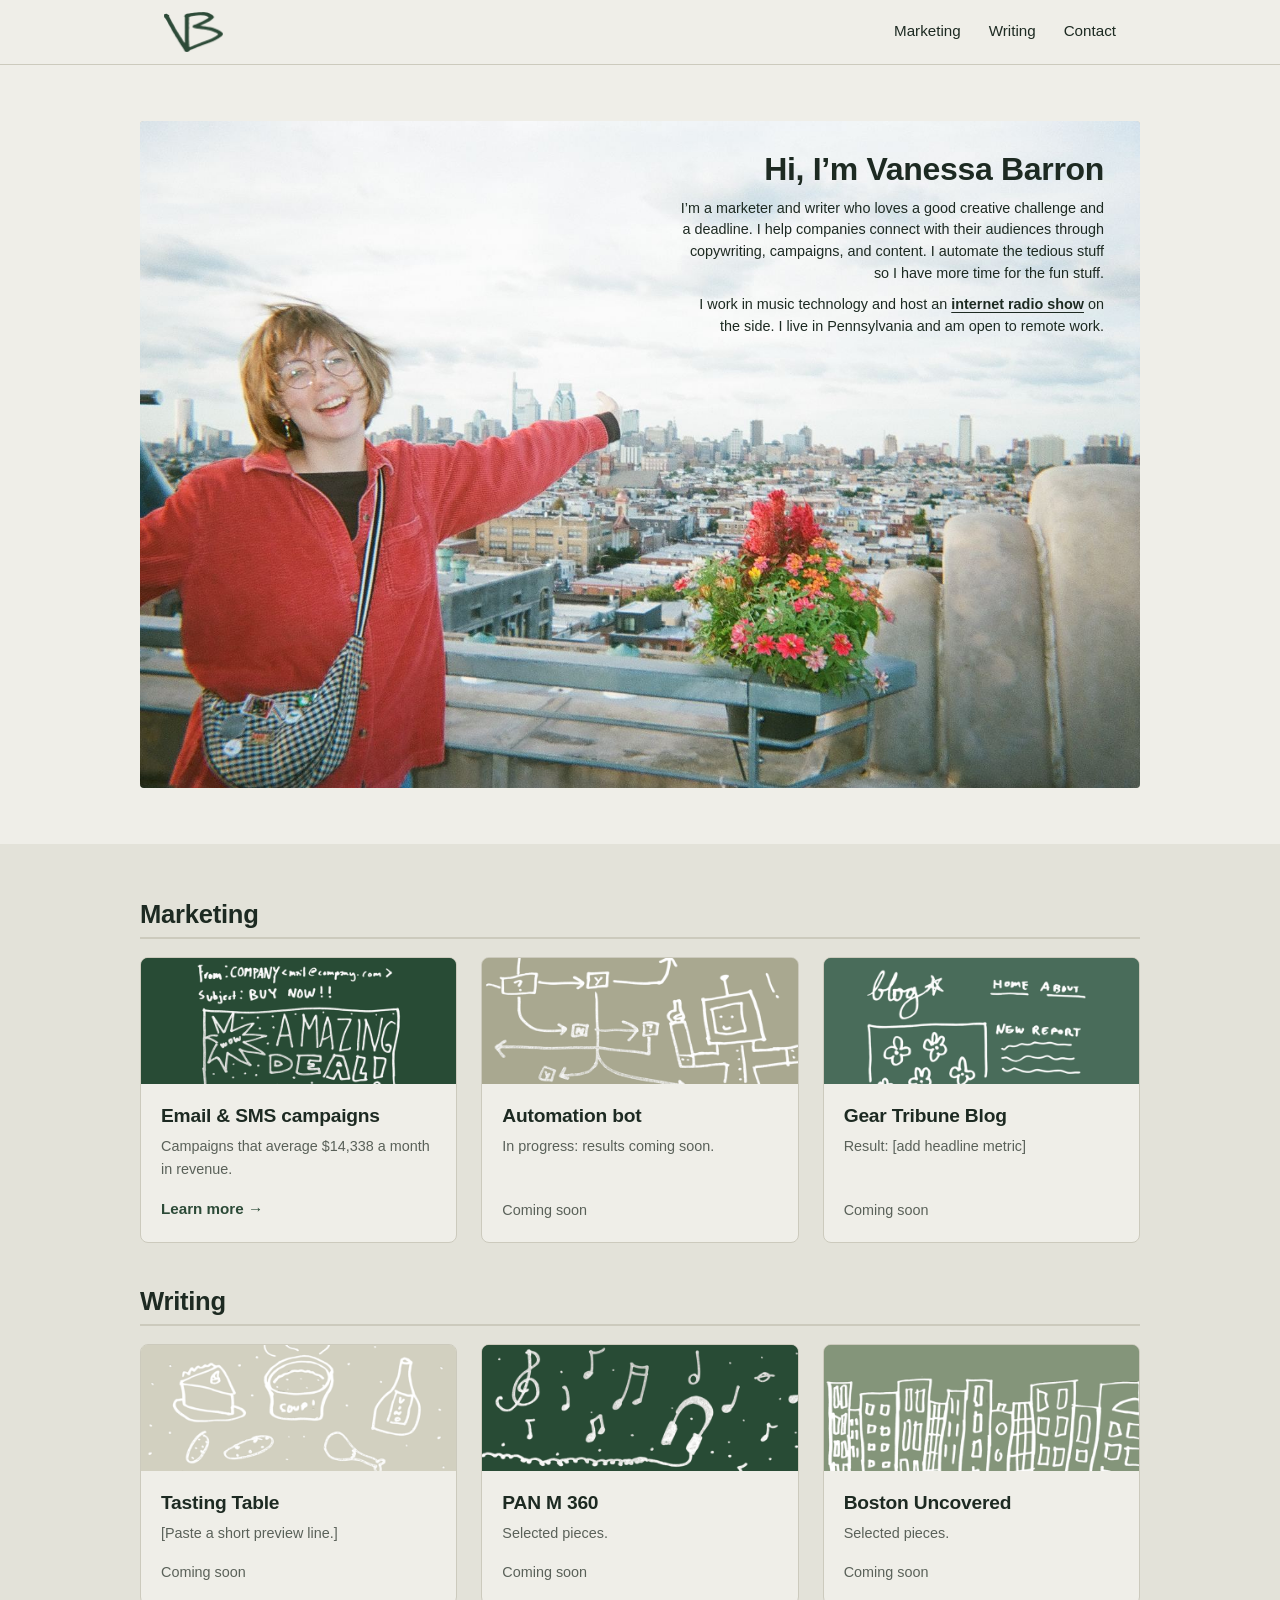
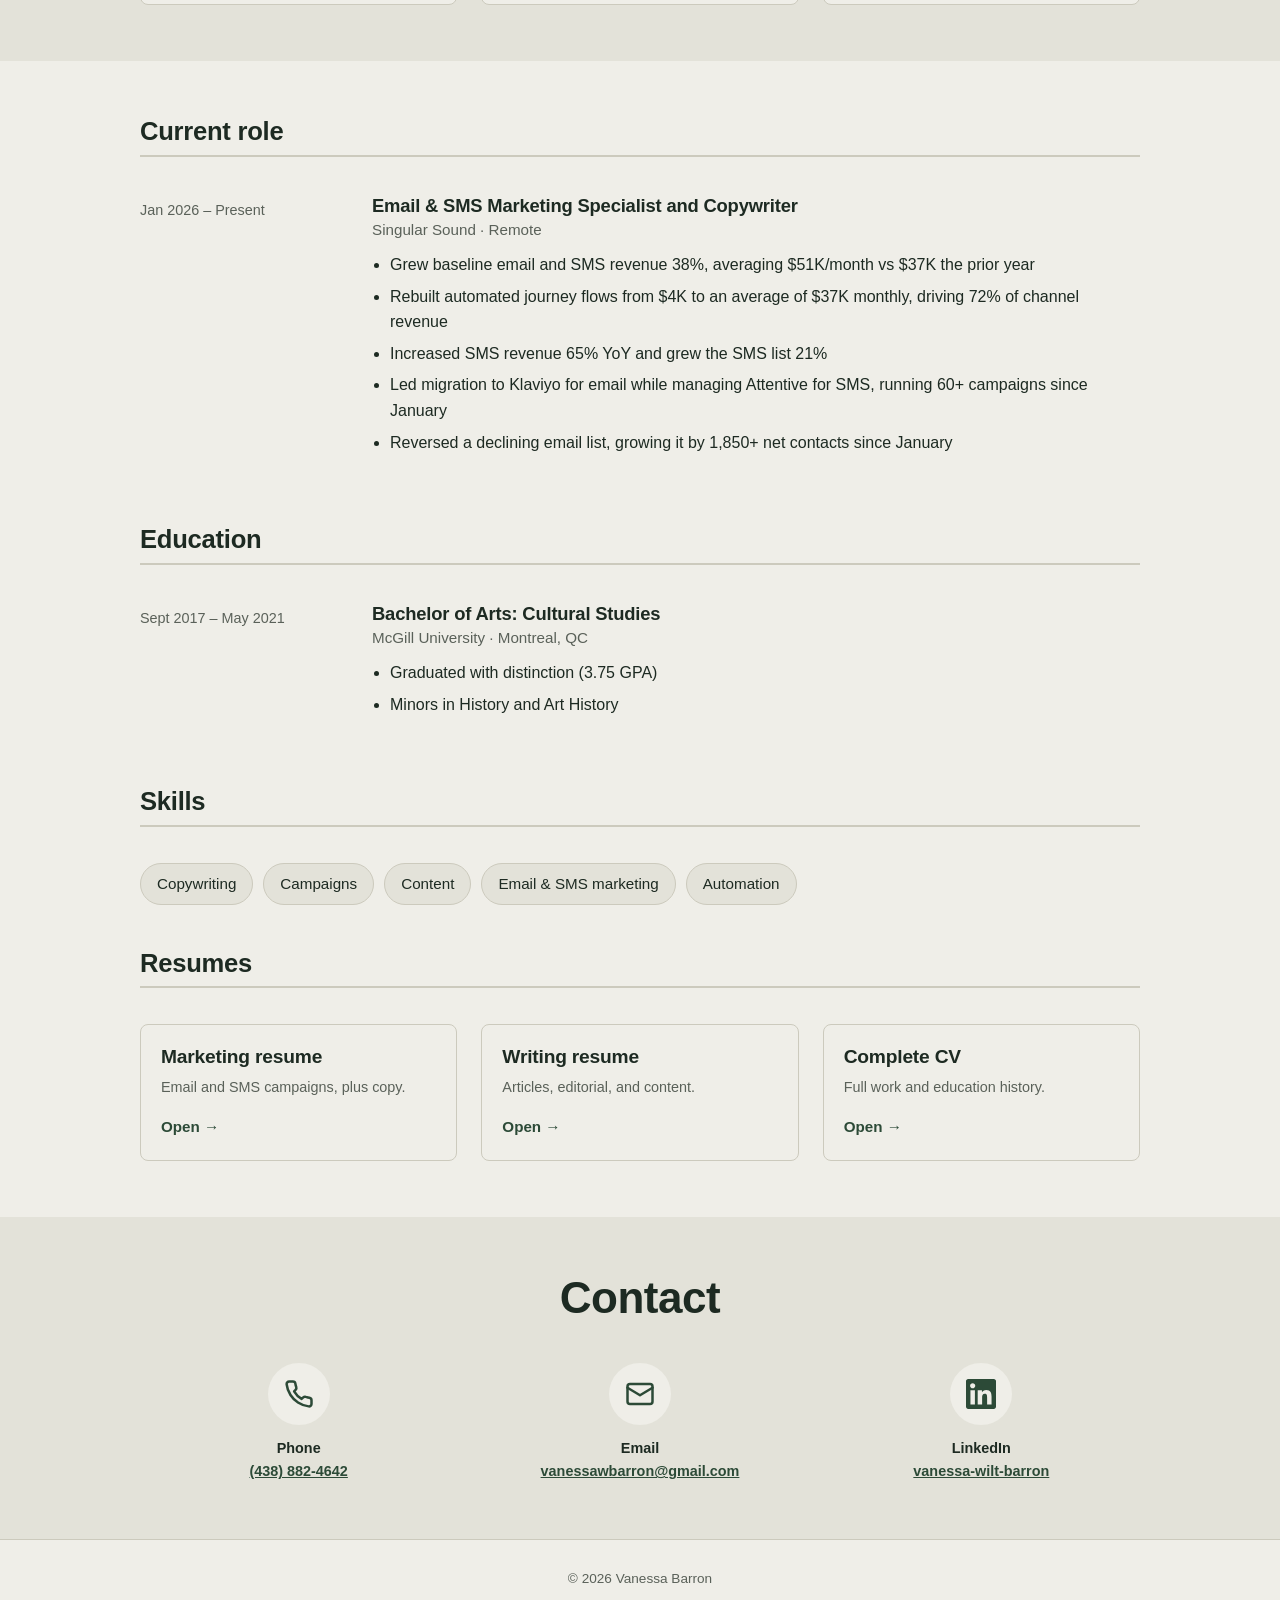
<file: index.html>
<!DOCTYPE html>
<html lang="en">
<head>
<meta charset="utf-8">
<meta name="viewport" content="width=device-width, initial-scale=1">
<title>Vanessa Barron — Email &amp; SMS Marketing Specialist and Copywriter</title>
<meta name="description" content="Vanessa Barron is an email and SMS marketing specialist and copywriter. Portfolio of campaigns, writing, and resume.">
<link rel="canonical" href="https://vanessabarron.fyi/">
<meta name="theme-color" content="#efeee8" media="(prefers-color-scheme: light)">
<meta name="theme-color" content="#171c18" media="(prefers-color-scheme: dark)">

<meta property="og:type" content="website">
<meta property="og:site_name" content="Vanessa Barron">
<meta property="og:title" content="Vanessa Barron — Email &amp; SMS Marketing Specialist and Copywriter">
<meta property="og:description" content="Vanessa Barron is an email and SMS marketing specialist and copywriter. Portfolio of campaigns, writing, and resume.">
<meta property="og:url" content="https://vanessabarron.fyi/">
<meta property="og:image" content="https://vanessabarron.fyi/images/og-image.jpg">
<meta name="twitter:card" content="summary_large_image">

<link rel="icon" href="favicon.ico" sizes="48x48">
<link rel="icon" type="image/png" href="images/favicon-light.png">
<link rel="icon" type="image/png" href="images/favicon-dark.png" media="(prefers-color-scheme: dark)">
<link rel="apple-touch-icon" href="images/apple-touch-icon.png">
<link rel="stylesheet" href="css/styles.css">
<script type="application/ld+json">
{
  "@context": "https://schema.org",
  "@type": "Person",
  "name": "Vanessa Barron",
  "url": "https://vanessabarron.fyi/",
  "jobTitle": "Email & SMS Marketing Specialist and Copywriter",
  "worksFor": { "@type": "Organization", "name": "Singular Sound" },
  "alumniOf": { "@type": "CollegeOrUniversity", "name": "McGill University" },
  "sameAs": ["https://www.linkedin.com/in/vanessa-wilt-barron/"]
}
</script>
</head>
<body>
<a class="skip-link" href="#main">Skip to content</a>

<header class="nav">
  <div class="nav-in">
    <a class="logo" href="/" aria-label="Vanessa Barron, home"></a>
    <nav aria-label="Primary">
      <a href="/#marketing">Marketing</a>
      <a href="/#writing">Writing</a>
      <a href="/#contact">Contact</a>
    </nav>
  </div>
</header>

<main id="main">

  <!-- Hero: photo with intro text over the sky -->
  <section class="section" aria-label="Introduction">
    <div class="wrap">
      <div class="hero">
        <img src="images/hero.jpg" width="1565" height="1037" alt="Vanessa Barron on a rooftop with the city skyline behind her" fetchpriority="high">
        <div class="hero-text">
          <h1>Hi, I’m Vanessa Barron</h1>
          <p>I’m a marketer and writer who loves a good creative challenge and a deadline. I help companies connect with their audiences through copywriting, campaigns, and content. I automate the tedious stuff so I have more time for the fun stuff.</p>
          <!-- TODO: replace the # below with the link to your radio show. -->
          <p>I work in music technology and host an <a href="#">internet radio show</a> on the side. I live in Pennsylvania and am open to remote work.</p>
        </div>
      </div>
    </div>
  </section>

  <!-- Work: project cards. Each card links to its own page. -->
  <section class="section band" aria-label="Work">
    <div class="wrap">
      <div class="group" id="marketing">
        <h2 class="group-title">Marketing</h2>
        <div class="grid">
        <!-- Card pictures are the files images/card-*.png (750 x 300). To swap one, replace the file or change the img src in its .thumb div. -->
        <article class="card">
          <div class="thumb" style="background:#284b35"><img src="images/card-email-sms-campaigns.png" width="750" height="300" alt="" loading="lazy" decoding="async"></div>
          <h3>Email &amp; SMS campaigns</h3>
          <p>Campaigns that average $14,338 a month in revenue.</p>
          <a class="more" href="/email-sms-campaigns" aria-label="Learn more about Email &amp; SMS campaigns">Learn more →</a>
        </article>
        <!-- TODO: add a Learn more link to /automation-bot once that page exists, then remove the "Coming soon" span. -->
        <article class="card">
          <div class="thumb" style="background:#a9a890"><img src="images/card-automation-bot.png" width="750" height="300" alt="" loading="lazy" decoding="async"></div>
          <h3>Automation bot</h3>
          <p>In progress: results coming soon.</p>
          <span class="soon">Coming soon</span>
        </article>
        <!-- TODO: add a Learn more link to /gear-tribune-blog once that page exists. -->
        <article class="card">
          <div class="thumb" style="background:#496c5a"><img src="images/card-gear-tribune-blog.png" width="750" height="300" alt="" loading="lazy" decoding="async"></div>
          <h3>Gear Tribune Blog</h3>
          <p>Result: [add headline metric]</p>
          <span class="soon">Coming soon</span>
        </article>
        </div>
      </div>
      <div class="group" id="writing">
        <h2 class="group-title">Writing</h2>
        <div class="grid">
        <!-- TODO: add a Learn more link to /tasting-table once that page exists. -->
        <article class="card">
          <div class="thumb" style="background:#d2d0c0"><img src="images/card-tasting-table.png" width="750" height="300" alt="" loading="lazy" decoding="async"></div>
          <h3>Tasting Table</h3>
          <p>[Paste a short preview line.]</p>
          <span class="soon">Coming soon</span>
        </article>
        <!-- TODO: add a Learn more link to /pan-m-360 once that page exists. -->
        <article class="card">
          <div class="thumb" style="background:#284b35"><img src="images/card-pan-m-360.png" width="750" height="300" alt="" loading="lazy" decoding="async"></div>
          <h3>PAN M 360</h3>
          <p>Selected pieces.</p>
          <span class="soon">Coming soon</span>
        </article>
        <!-- TODO: add a Learn more link to /boston-uncovered once that page exists. -->
        <article class="card">
          <div class="thumb" style="background:#84957a"><img src="images/card-boston-uncovered.png" width="750" height="300" alt="" loading="lazy" decoding="async"></div>
          <h3>Boston Uncovered</h3>
          <p>Selected pieces.</p>
          <span class="soon">Coming soon</span>
        </article>
        </div>
      </div>
    </div>
  </section>

  <!-- Resume: current role, education, skills, and downloadable resumes -->
  <section class="section" aria-label="Resume">
    <div class="wrap resume">
      <div class="group">
        <h2 class="group-title">Current role</h2>
        <div class="row">
          <div class="when">Jan 2026 – Present</div>
          <div>
            <h3 class="role">Email &amp; SMS Marketing Specialist and Copywriter</h3>
            <p class="org">Singular Sound · Remote</p>
            <ul>
              <li>Grew baseline email and SMS revenue 38%, averaging $51K/month vs $37K the prior year</li>
              <li>Rebuilt automated journey flows from $4K to an average of $37K monthly, driving 72% of channel revenue</li>
              <li>Increased SMS revenue 65% YoY and grew the SMS list 21%</li>
              <li>Led migration to Klaviyo for email while managing Attentive for SMS, running 60+ campaigns since January</li>
              <li>Reversed a declining email list, growing it by 1,850+ net contacts since January</li>
            </ul>
          </div>
        </div>
      </div>
      <div class="group">
        <h2 class="group-title">Education</h2>
        <div class="row">
          <div class="when">Sept 2017 – May 2021</div>
          <div>
            <h3 class="role">Bachelor of Arts: Cultural Studies</h3>
            <p class="org">McGill University · Montreal, QC</p>
            <ul>
              <li>Graduated with distinction (3.75 GPA)</li>
              <li>Minors in History and Art History</li>
            </ul>
          </div>
        </div>
      </div>
      <div class="group">
        <h2 class="group-title">Skills</h2>
        <ul class="chips">
          <li>Copywriting</li>
          <li>Campaigns</li>
          <li>Content</li>
          <li>Email &amp; SMS marketing</li>
          <li>Automation</li>
        </ul>
      </div>
      <div class="group">
        <h2 class="group-title">Resumes</h2>
        <!-- TODO: put your PDFs in the files/ folder with these exact names (or change the links). -->
        <div class="resume-links">
        <article class="card"><h3>Marketing resume</h3><p>Email and SMS campaigns, plus copy.</p><a class="more" href="files/marketing-resume.pdf" target="_blank" rel="noopener" aria-label="Open Marketing resume">Open →</a></article>
        <article class="card"><h3>Writing resume</h3><p>Articles, editorial, and content.</p><a class="more" href="files/writing-resume.pdf" target="_blank" rel="noopener" aria-label="Open Writing resume">Open →</a></article>
        <article class="card"><h3>Complete CV</h3><p>Full work and education history.</p><a class="more" href="files/complete-cv.pdf" target="_blank" rel="noopener" aria-label="Open Complete CV">Open →</a></article>
        </div>
      </div>
    </div>
  </section>

  <!-- Contact -->
  <section class="section band" id="contact" aria-label="Contact">
    <div class="wrap">
      <h2 class="section-title">Contact</h2>
      <div class="contact">
        <div>
          <div class="icon"><svg viewBox="0 0 24 24" fill="none" stroke="currentColor" stroke-width="2" stroke-linecap="round" stroke-linejoin="round" aria-hidden="true"><path d="M22 16.9v3a2 2 0 0 1-2.2 2 19.8 19.8 0 0 1-8.6-3.1 19.5 19.5 0 0 1-6-6A19.8 19.8 0 0 1 2.1 4.2 2 2 0 0 1 4.1 2h3a2 2 0 0 1 2 1.7c.1 1 .4 1.9.7 2.8a2 2 0 0 1-.5 2.1L8.1 9.9a16 16 0 0 0 6 6l1.3-1.2a2 2 0 0 1 2.1-.4c.9.3 1.8.6 2.8.7a2 2 0 0 1 1.7 2z"/></svg></div>
          <p><b>Phone</b><a href="tel:+14388824642">(438) 882-4642</a></p>
        </div>
        <div>
          <div class="icon"><svg viewBox="0 0 24 24" fill="none" stroke="currentColor" stroke-width="2" stroke-linecap="round" stroke-linejoin="round" aria-hidden="true"><rect x="2" y="4" width="20" height="16" rx="2"/><path d="m22 7-10 6L2 7"/></svg></div>
          <p><b>Email</b><a href="mailto:vanessawbarron@gmail.com">vanessawbarron@gmail.com</a></p>
        </div>
        <div>
          <div class="icon"><svg viewBox="0 0 24 24" fill="currentColor" aria-hidden="true"><path d="M20.447 20.452h-3.554v-5.569c0-1.328-.027-3.037-1.852-3.037-1.853 0-2.136 1.445-2.136 2.939v5.667H9.351V9h3.414v1.561h.046c.477-.9 1.637-1.85 3.37-1.85 3.601 0 4.267 2.37 4.267 5.455v6.286zM5.337 7.433c-1.144 0-2.063-.926-2.063-2.065 0-1.138.92-2.063 2.063-2.063 1.14 0 2.064.925 2.064 2.063 0 1.139-.925 2.065-2.064 2.065zm1.782 13.019H3.555V9h3.564v11.452zM22.225 0H1.771C.792 0 0 .774 0 1.729v20.542C0 23.227.792 24 1.771 24h20.451C23.2 24 24 23.227 24 22.271V1.729C24 .774 23.2 0 22.222 0h.003z"/></svg></div>
          <p><b>LinkedIn</b><a href="https://www.linkedin.com/in/vanessa-wilt-barron/" target="_blank" rel="noopener">vanessa-wilt-barron</a></p>
        </div>
      </div>
    </div>
  </section>

</main>

<footer class="site-footer">
  <p>&copy; 2026 Vanessa Barron</p>
</footer>
</body>
</html>
</file>
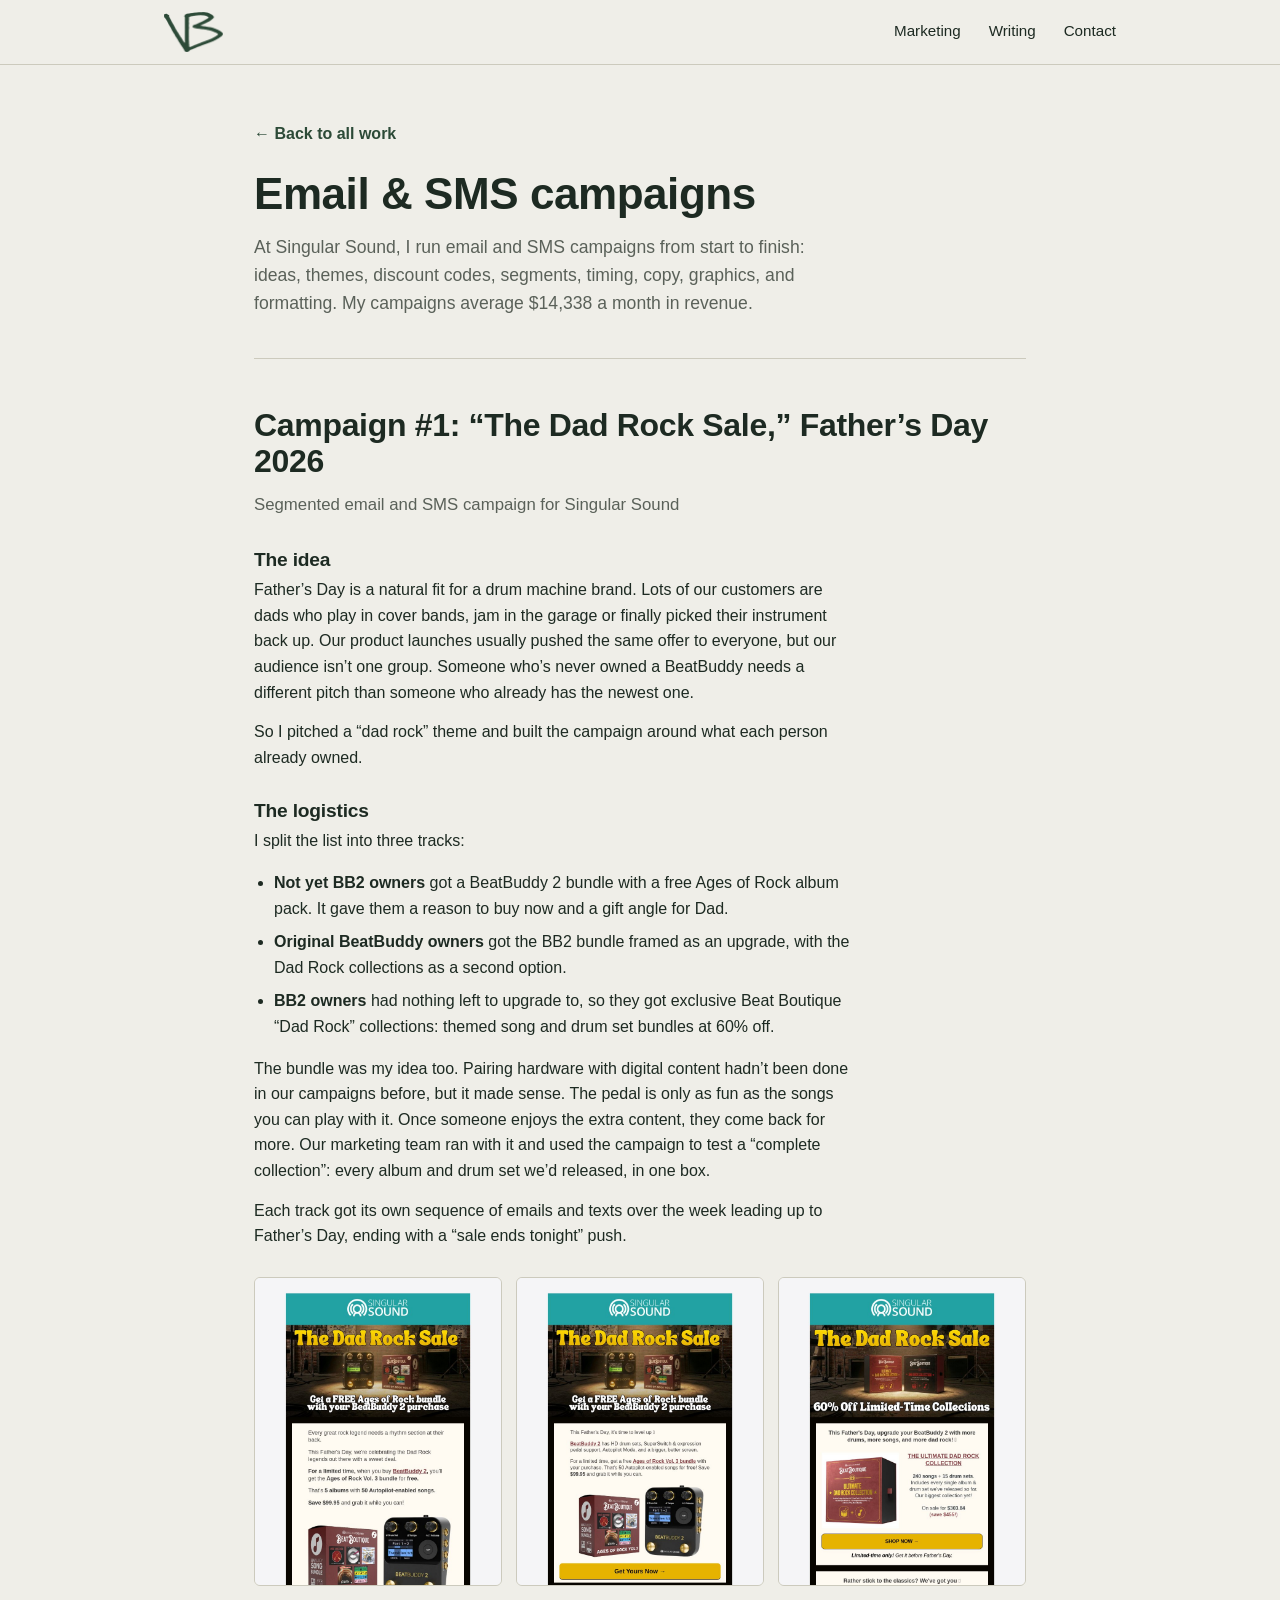
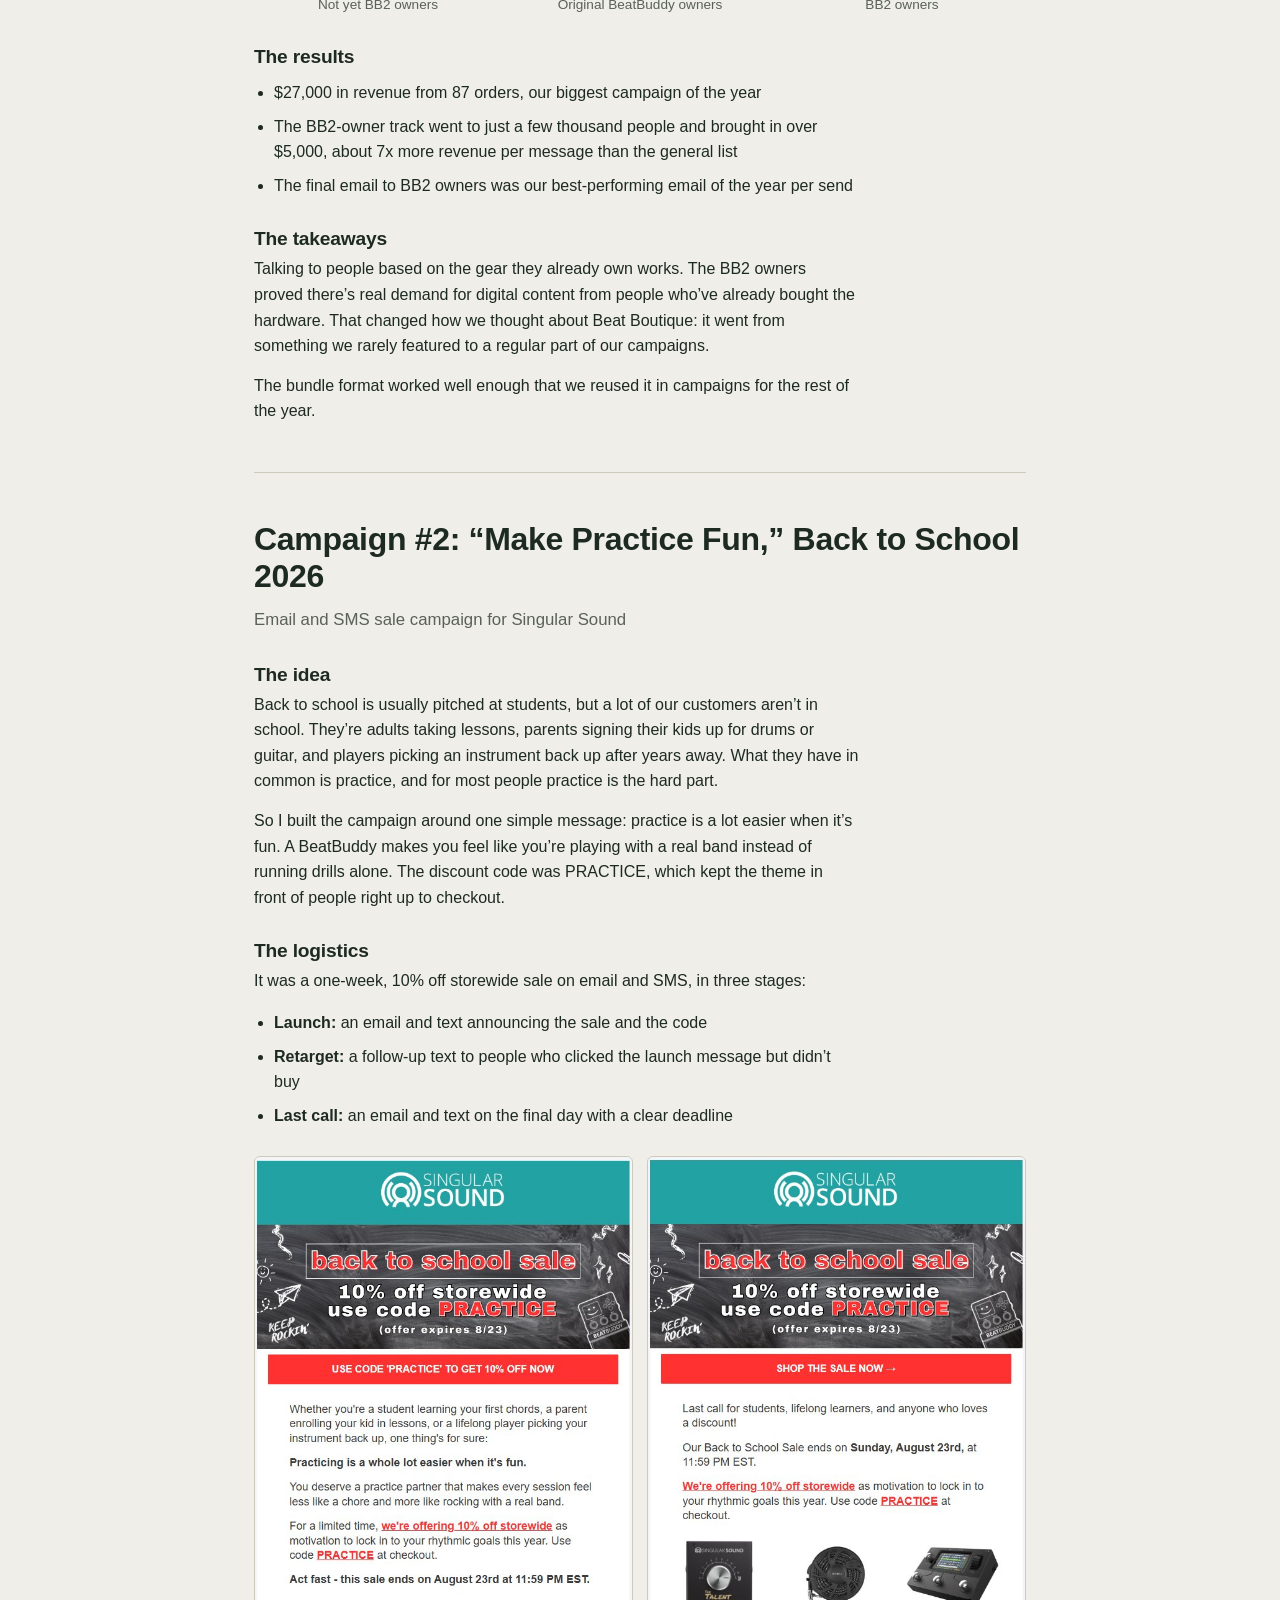
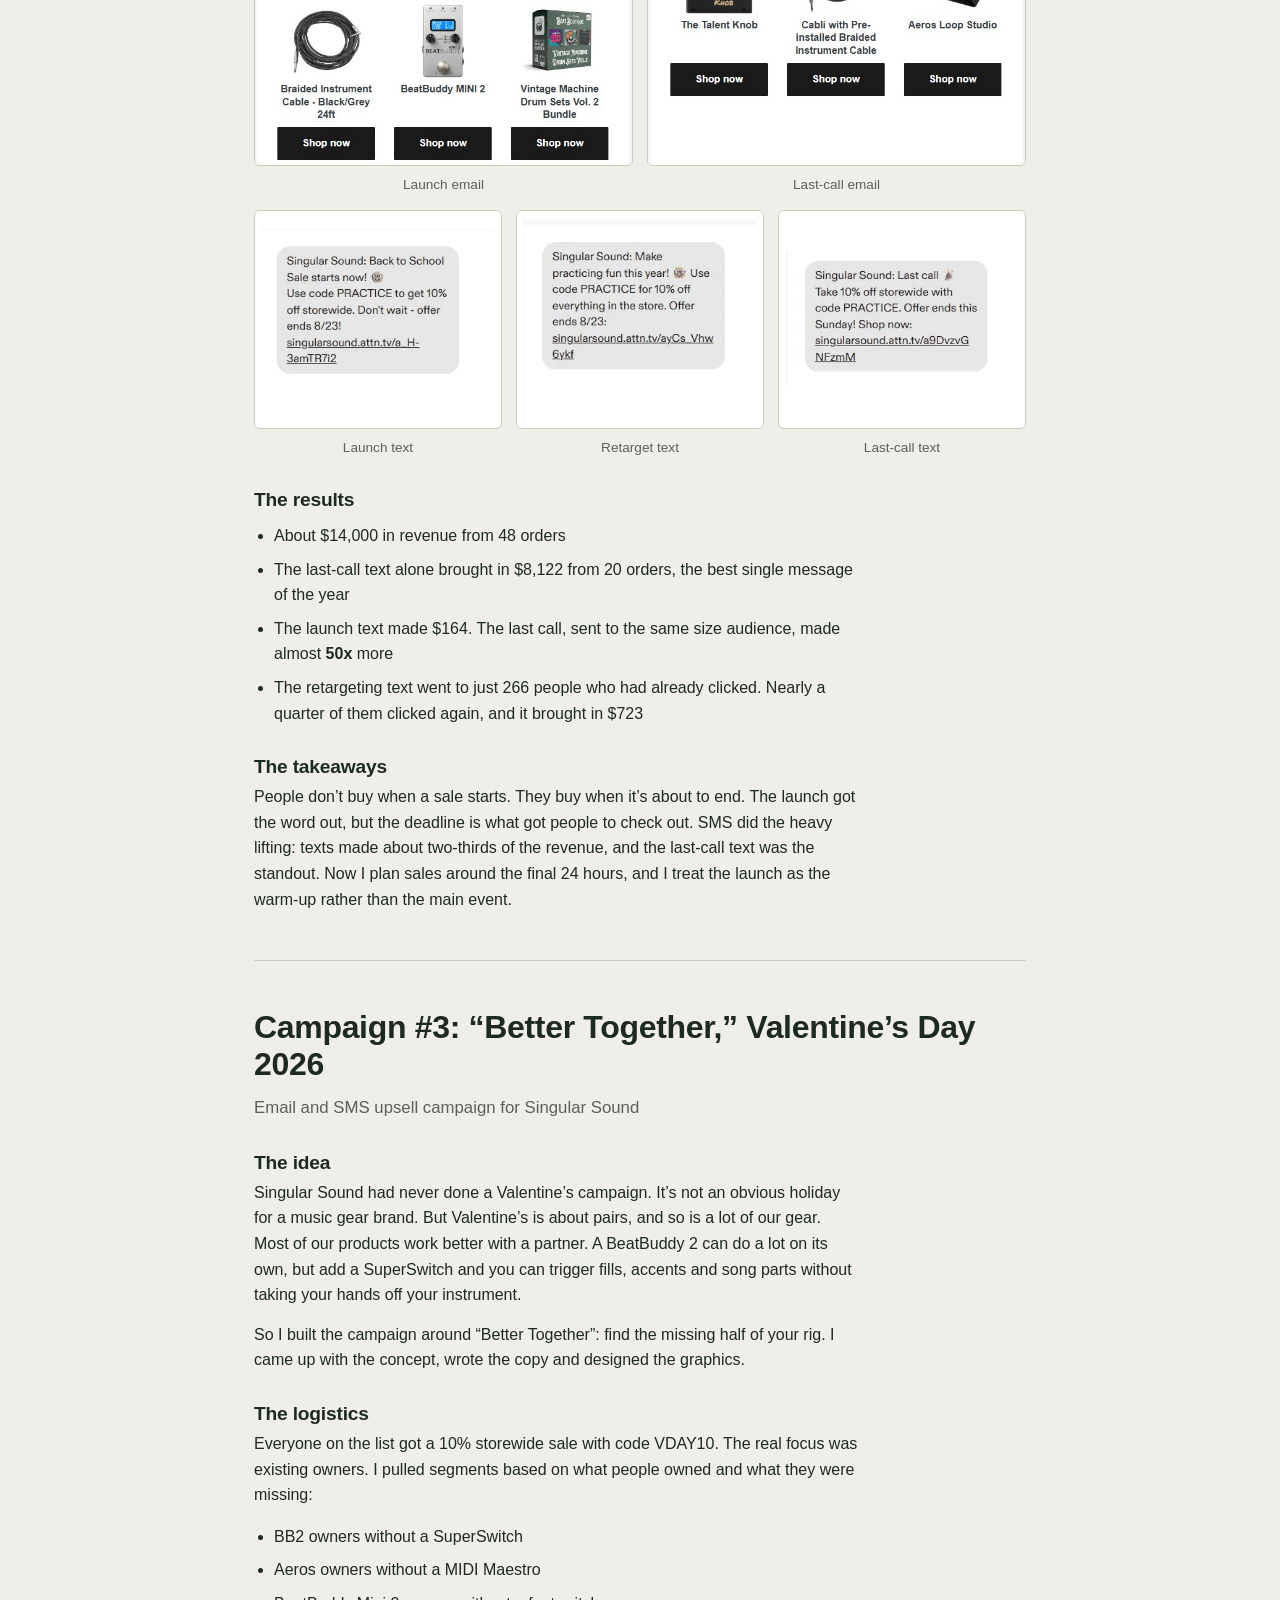
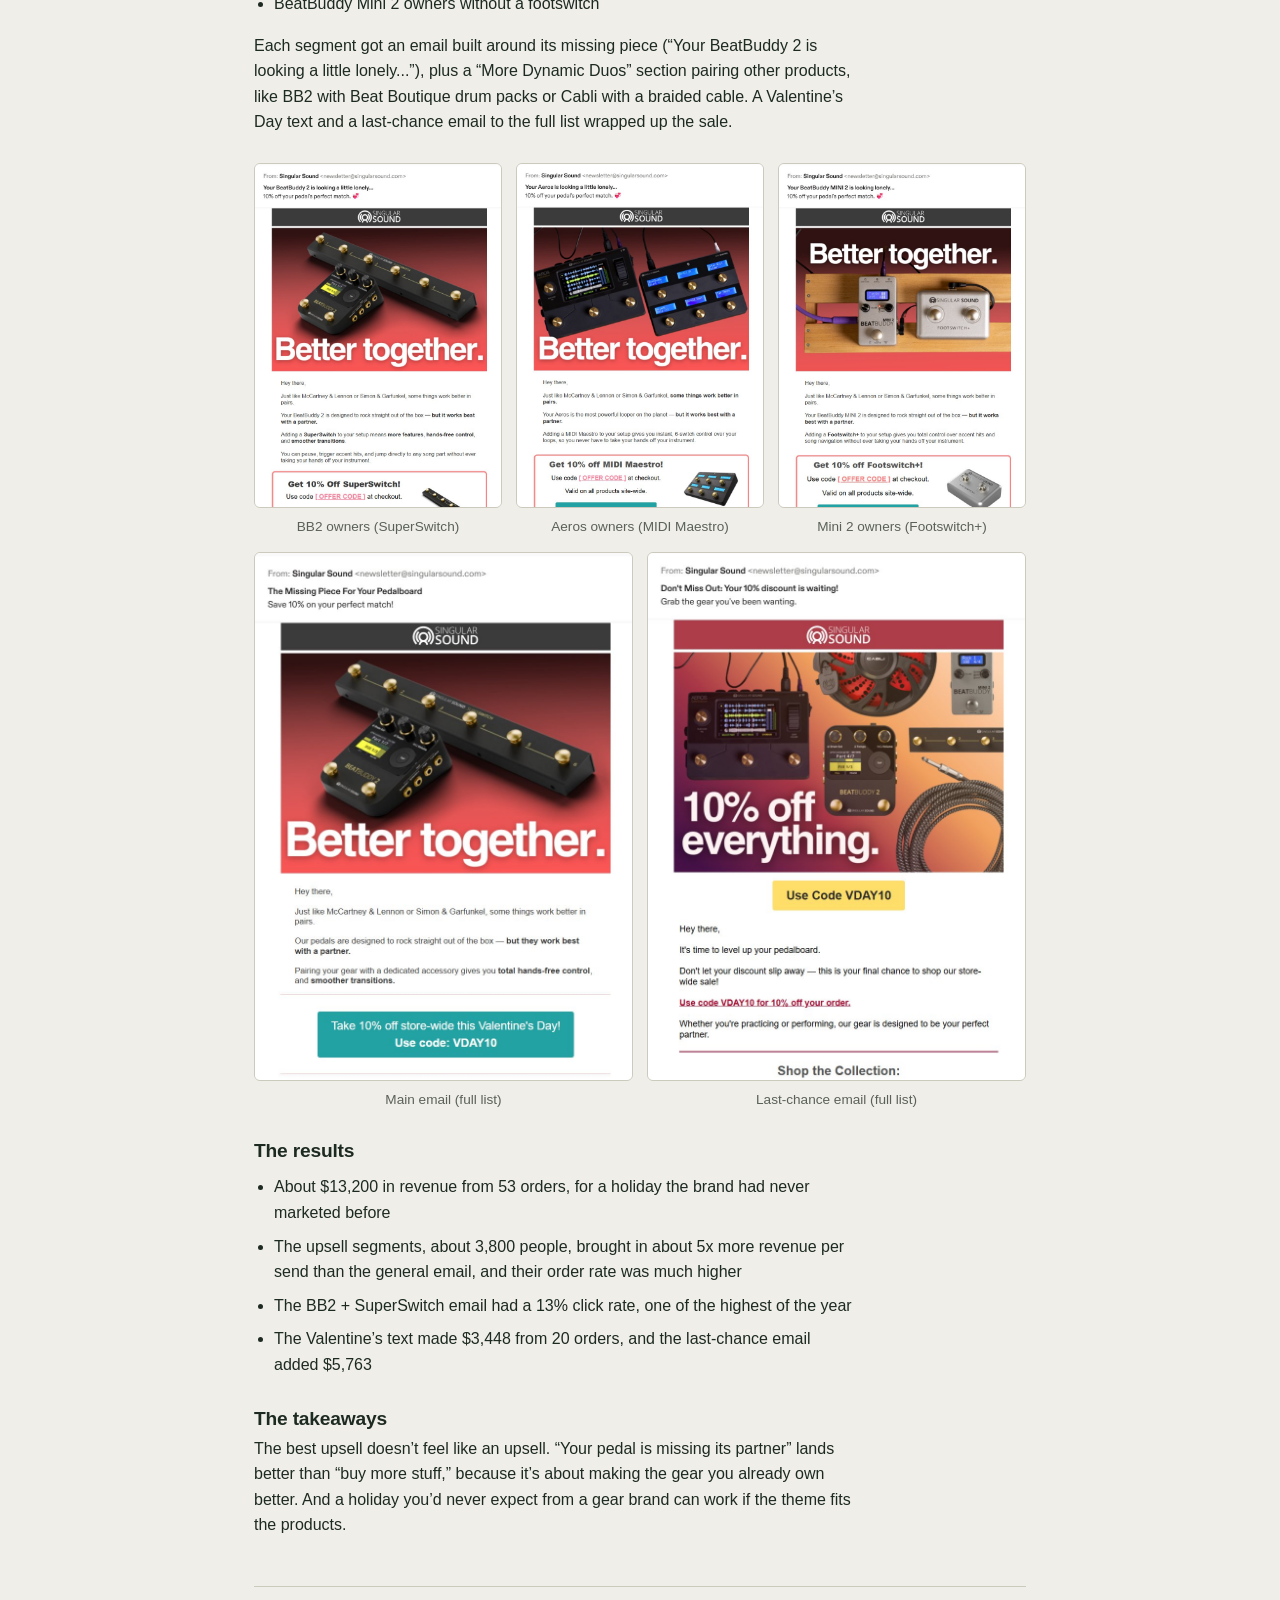
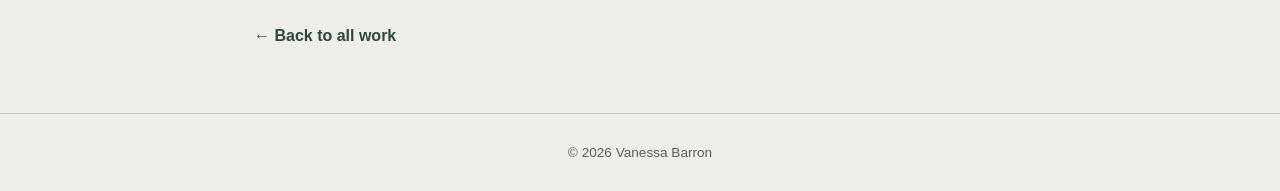
<file: email-sms-campaigns.html>
<!DOCTYPE html>
<html lang="en">
<head>
<meta charset="utf-8">
<meta name="viewport" content="width=device-width, initial-scale=1">
<title>Email &amp; SMS campaigns — Vanessa Barron</title>
<meta name="description" content="Three email and SMS campaigns by Vanessa Barron for Singular Sound: the idea, the logistics, the results, and the takeaways.">
<link rel="canonical" href="https://vanessabarron.fyi/email-sms-campaigns">
<meta name="theme-color" content="#efeee8" media="(prefers-color-scheme: light)">
<meta name="theme-color" content="#171c18" media="(prefers-color-scheme: dark)">

<meta property="og:type" content="website">
<meta property="og:site_name" content="Vanessa Barron">
<meta property="og:title" content="Email &amp; SMS campaigns — Vanessa Barron">
<meta property="og:description" content="Three email and SMS campaigns by Vanessa Barron for Singular Sound: the idea, the logistics, the results, and the takeaways.">
<meta property="og:url" content="https://vanessabarron.fyi/email-sms-campaigns">
<meta property="og:image" content="https://vanessabarron.fyi/images/og-image.jpg">
<meta name="twitter:card" content="summary_large_image">

<link rel="icon" href="favicon.ico" sizes="48x48">
<link rel="icon" type="image/png" href="images/favicon-light.png">
<link rel="icon" type="image/png" href="images/favicon-dark.png" media="(prefers-color-scheme: dark)">
<link rel="apple-touch-icon" href="images/apple-touch-icon.png">
<link rel="stylesheet" href="css/styles.css">
</head>
<body>
<a class="skip-link" href="#main">Skip to content</a>

<header class="nav">
  <div class="nav-in">
    <a class="logo" href="/" aria-label="Vanessa Barron, home"></a>
    <nav aria-label="Primary">
      <a href="/#marketing">Marketing</a>
      <a href="/#writing">Writing</a>
      <a href="/#contact">Contact</a>
    </nav>
  </div>
</header>

<main id="main" class="narrow">
  <div class="page-head">
    <a class="crumb" href="/#marketing">← Back to all work</a>
    <h1>Email &amp; SMS campaigns</h1>
    <p class="lede">At Singular Sound, I run email and SMS campaigns from start to finish: ideas, themes, discount codes, segments, timing, copy, graphics, and formatting. My campaigns average $14,338 a month in revenue.</p>
  </div>
        <section class="campaign" id="campaign-1">
      <h2>Campaign #1: “The Dad Rock Sale,” Father’s Day 2026</h2>
      <p class="sub">Segmented email and SMS campaign for Singular Sound</p>
      <h3>The idea</h3>
      <p>Father’s Day is a natural fit for a drum machine brand. Lots of our customers are dads who play in cover bands, jam in the garage or finally picked their instrument back up. Our product launches usually pushed the same offer to everyone, but our audience isn’t one group. Someone who’s never owned a BeatBuddy needs a different pitch than someone who already has the newest one.</p>
      <p>So I pitched a “dad rock” theme and built the campaign around what each person already owned.</p>
      <h3>The logistics</h3>
      <p>I split the list into three tracks:</p>
      <ul>
        <li><strong>Not yet BB2 owners</strong> got a BeatBuddy 2 bundle with a free Ages of Rock album pack. It gave them a reason to buy now and a gift angle for Dad.</li>
        <li><strong>Original BeatBuddy owners</strong> got the BB2 bundle framed as an upgrade, with the Dad Rock collections as a second option.</li>
        <li><strong>BB2 owners</strong> had nothing left to upgrade to, so they got exclusive Beat Boutique “Dad Rock” collections: themed song and drum set bundles at 60% off.</li>
      </ul>
      <p>The bundle was my idea too. Pairing hardware with digital content hadn’t been done in our campaigns before, but it made sense. The pedal is only as fun as the songs you can play with it. Once someone enjoys the extra content, they come back for more. Our marketing team ran with it and used the campaign to test a “complete collection”: every album and drum set we’d released, in one box.</p>
      <p>Each track got its own sequence of emails and texts over the week leading up to Father’s Day, ending with a “sale ends tonight” push.</p>
      <div class="shots c3"><figure class="shot"><img src="images/campaign-1-not-yet-bb2-owners.jpg" width="800" height="1000" alt="Dad Rock Sale email for people who didn’t yet own a BeatBuddy 2: get a free Ages of Rock Vol. 3 bundle with a BeatBuddy 2 purchase, saving $99.95" loading="lazy" decoding="async"><figcaption>Not yet BB2 owners</figcaption></figure><figure class="shot"><img src="images/campaign-1-original-beatbuddy-owners.jpg" width="800" height="1000" alt="Dad Rock Sale email framing the BeatBuddy 2 bundle as an upgrade for original BeatBuddy owners, with a free Ages of Rock Vol. 3 bundle and a “Get Yours Now” button" loading="lazy" decoding="async"><figcaption>Original BeatBuddy owners</figcaption></figure><figure class="shot"><img src="images/campaign-1-bb2-owners.jpg" width="800" height="1000" alt="Dad Rock Sale email for BeatBuddy 2 owners featuring the Ultimate Dad Rock Collection of Beat Boutique songs and drum sets at 60% off" loading="lazy" decoding="async"><figcaption>BB2 owners</figcaption></figure></div>
      <h3>The results</h3>
      <ul>
        <li>$27,000 in revenue from 87 orders, our biggest campaign of the year</li>
        <li>The BB2-owner track went to just a few thousand people and brought in over $5,000, about 7x more revenue per message than the general list</li>
        <li>The final email to BB2 owners was our best-performing email of the year per send</li>
      </ul>
      <h3>The takeaways</h3>
      <p>Talking to people based on the gear they already own works. The BB2 owners proved there’s real demand for digital content from people who’ve already bought the hardware. That changed how we thought about Beat Boutique: it went from something we rarely featured to a regular part of our campaigns.</p>
      <p>The bundle format worked well enough that we reused it in campaigns for the rest of the year.</p>
    </section>
    <section class="campaign" id="campaign-2">
      <h2>Campaign #2: “Make Practice Fun,” Back to School 2026</h2>
      <p class="sub">Email and SMS sale campaign for Singular Sound</p>
      <h3>The idea</h3>
      <p>Back to school is usually pitched at students, but a lot of our customers aren’t in school. They’re adults taking lessons, parents signing their kids up for drums or guitar, and players picking an instrument back up after years away. What they have in common is practice, and for most people practice is the hard part.</p>
      <p>So I built the campaign around one simple message: practice is a lot easier when it’s fun. A BeatBuddy makes you feel like you’re playing with a real band instead of running drills alone. The discount code was PRACTICE, which kept the theme in front of people right up to checkout.</p>
      <h3>The logistics</h3>
      <p>It was a one-week, 10% off storewide sale on email and SMS, in three stages:</p>
      <ul>
        <li><strong>Launch:</strong> an email and text announcing the sale and the code</li>
        <li><strong>Retarget:</strong> a follow-up text to people who clicked the launch message but didn’t buy</li>
        <li><strong>Last call:</strong> an email and text on the final day with a clear deadline</li>
      </ul>
      <div class="shots c2"><figure class="shot"><img src="images/campaign-2-launch-email.jpg" width="607" height="979" alt="Back to School Sale launch email: 10% off storewide with code PRACTICE, offer expires 8/23, featuring a braided instrument cable, the BeatBuddy Mini 2, and the Vintage Machine Drum Sets Vol. 2 bundle" loading="lazy" decoding="async"><figcaption>Launch email</figcaption></figure><figure class="shot"><img src="images/campaign-2-last-call-email.jpg" width="607" height="979" alt="Back to School Sale last-call email: 10% off storewide with code PRACTICE ends Sunday, August 23rd, featuring The Talent Knob, Cabli, and the Aeros Loop Studio" loading="lazy" decoding="async"><figcaption>Last-call email</figcaption></figure></div>
      <div class="shots c3 texts"><figure class="shot"><img src="images/campaign-2-launch-text.png" width="340" height="300" alt="Launch text: Back to School Sale starts now, use code PRACTICE for 10% off storewide, offer ends 8/23" loading="lazy" decoding="async"><figcaption>Launch text</figcaption></figure><figure class="shot"><img src="images/campaign-2-retarget-text.png" width="340" height="300" alt="Retarget text: make practicing fun this year, use code PRACTICE for 10% off everything in the store, offer ends 8/23" loading="lazy" decoding="async"><figcaption>Retarget text</figcaption></figure><figure class="shot"><img src="images/campaign-2-last-call-text.png" width="340" height="300" alt="Last-call text: take 10% off storewide with code PRACTICE, offer ends this Sunday" loading="lazy" decoding="async"><figcaption>Last-call text</figcaption></figure></div>
      <h3>The results</h3>
      <ul>
        <li>About $14,000 in revenue from 48 orders</li>
        <li>The last-call text alone brought in $8,122 from 20 orders, the best single message of the year</li>
        <li>The launch text made $164. The last call, sent to the same size audience, made almost <strong>50x</strong> more</li>
        <li>The retargeting text went to just 266 people who had already clicked. Nearly a quarter of them clicked again, and it brought in $723</li>
      </ul>
      <h3>The takeaways</h3>
      <p>People don’t buy when a sale starts. They buy when it’s about to end. The launch got the word out, but the deadline is what got people to check out. SMS did the heavy lifting: texts made about two-thirds of the revenue, and the last-call text was the standout. Now I plan sales around the final 24 hours, and I treat the launch as the warm-up rather than the main event.</p>
    </section>
    <section class="campaign" id="campaign-3">
      <h2>Campaign #3: “Better Together,” Valentine’s Day 2026</h2>
      <p class="sub">Email and SMS upsell campaign for Singular Sound</p>
      <h3>The idea</h3>
      <p>Singular Sound had never done a Valentine’s campaign. It’s not an obvious holiday for a music gear brand. But Valentine’s is about pairs, and so is a lot of our gear. Most of our products work better with a partner. A BeatBuddy 2 can do a lot on its own, but add a SuperSwitch and you can trigger fills, accents and song parts without taking your hands off your instrument.</p>
      <p>So I built the campaign around “Better Together”: find the missing half of your rig. I came up with the concept, wrote the copy and designed the graphics.</p>
      <h3>The logistics</h3>
      <p>Everyone on the list got a 10% storewide sale with code VDAY10. The real focus was existing owners. I pulled segments based on what people owned and what they were missing:</p>
      <ul>
        <li>BB2 owners without a SuperSwitch</li>
        <li>Aeros owners without a MIDI Maestro</li>
        <li>BeatBuddy Mini 2 owners without a footswitch</li>
      </ul>
      <p>Each segment got an email built around its missing piece (“Your BeatBuddy 2 is looking a little lonely...”), plus a “More Dynamic Duos” section pairing other products, like BB2 with Beat Boutique drum packs or Cabli with a braided cable. A Valentine’s Day text and a last-chance email to the full list wrapped up the sale.</p>
      <div class="shots c3"><figure class="shot"><img src="images/campaign-3-bb2-owners-superswitch.jpg" width="772" height="1078" alt="Segment email for BeatBuddy 2 owners, subject “Your BeatBuddy 2 is looking a little lonely…”, pairing the BeatBuddy 2 with a SuperSwitch under the headline “Better together.”" loading="lazy" decoding="async"><figcaption>BB2 owners (SuperSwitch)</figcaption></figure><figure class="shot"><img src="images/campaign-3-aeros-owners-midi-maestro.jpg" width="772" height="1078" alt="Segment email for Aeros owners, subject “Your Aeros is looking a little lonely…”, pairing the Aeros with a MIDI Maestro under the headline “Better together.”" loading="lazy" decoding="async"><figcaption>Aeros owners (MIDI Maestro)</figcaption></figure><figure class="shot"><img src="images/campaign-3-mini-2-owners-footswitch.jpg" width="772" height="1078" alt="Segment email for BeatBuddy Mini 2 owners, subject “Your BeatBuddy MINI 2 is looking lonely…”, pairing the Mini 2 with a Footswitch+ under the headline “Better together.”" loading="lazy" decoding="async"><figcaption>Mini 2 owners (Footswitch+)</figcaption></figure></div>
      <div class="shots c2"><figure class="shot"><img src="images/campaign-3-main-email-full-list.jpg" width="772" height="1078" alt="Valentine’s Day email to the full list, subject “The Missing Piece For Your Pedalboard,” showing a BeatBuddy 2 and SuperSwitch, the headline “Better together.” and 10% off store-wide with code VDAY10" loading="lazy" decoding="async"><figcaption>Main email (full list)</figcaption></figure><figure class="shot"><img src="images/campaign-3-last-chance-email-full-list.jpg" width="772" height="1078" alt="Last-chance email to the full list, subject “Don’t Miss Out: Your 10% discount is waiting!”, with the headline “10% off everything.” and the code VDAY10" loading="lazy" decoding="async"><figcaption>Last-chance email (full list)</figcaption></figure></div>
      <h3>The results</h3>
      <ul>
        <li>About $13,200 in revenue from 53 orders, for a holiday the brand had never marketed before</li>
        <li>The upsell segments, about 3,800 people, brought in about 5x more revenue per send than the general email, and their order rate was much higher</li>
        <li>The BB2 + SuperSwitch email had a 13% click rate, one of the highest of the year</li>
        <li>The Valentine’s text made $3,448 from 20 orders, and the last-chance email added $5,763</li>
      </ul>
      <h3>The takeaways</h3>
      <p>The best upsell doesn’t feel like an upsell. “Your pedal is missing its partner” lands better than “buy more stuff,” because it’s about making the gear you already own better. And a holiday you’d never expect from a gear brand can work if the theme fits the products.</p>
    </section>
  <div class="foot-link"><a class="crumb" href="/#marketing">← Back to all work</a></div>
</main>
<footer class="site-footer">
  <p>&copy; 2026 Vanessa Barron</p>
</footer>
</body>
</html>
</file>
<file: css/styles.css>
/* ==========================================================================
   Vanessa Barron: portfolio styles
   Shared by index.html and email-sms-campaigns.html
   Sections: 1 colors, 2 base, 3 top bar, 4 home page, 5 project pages, 6 small screens
   ========================================================================== */

/* 1. Colors ------------------------------------------------------------- */
:root {
  --bg: #efeee8;       /* page background */
  --band: #e3e2d9;     /* alternating section background, skill pills */
  --ink: #1d2a22;      /* main text */
  --muted: #5a6159;    /* secondary text */
  --line: #cccabd;     /* borders and dividers */
  --accent: #2c4a37;   /* dark green accent */
  --photo: #c8c6b8;    /* color behind photos while they load */
}
@media (prefers-color-scheme: dark) {
  :root {
    --bg: #171c18;
    --band: #1f261f;
    --ink: #efeee8;
    --muted: #a8aca2;
    --line: #3a443a;
    --accent: #9cc4a4;
    --photo: #3a463b;
  }
}

/* 2. Base --------------------------------------------------------------- */
*, *::before, *::after { box-sizing: border-box; }
html { scroll-behavior: smooth; scroll-padding-top: 72px; }
@media (prefers-reduced-motion: reduce) { html { scroll-behavior: auto; } }
body {
  margin: 0;
  background: var(--bg);
  color: var(--ink);
  font-family: Arial, Helvetica, sans-serif;
  line-height: 1.6;
}
img { max-width: 100%; height: auto; }
h1, h2, h3 { margin: 0; font-weight: 700; letter-spacing: -0.01em; line-height: 1.15; }
a { color: var(--accent); }
:focus-visible { outline: 3px solid var(--accent); outline-offset: 3px; }

.skip-link { position: absolute; left: -999px; top: 0; }
.skip-link:focus { left: 16px; top: 16px; z-index: 20; padding: 8px 12px; background: var(--bg); }

.wrap { max-width: 1000px; margin: 0 auto; }
.narrow { max-width: 820px; margin: 0 auto; padding: 0 24px; }
.section { padding: 56px 24px; }
.band { background: var(--band); }
.section-title { margin-bottom: 40px; text-align: center; font-size: 2.75rem; }

.site-footer { padding: 28px 24px; text-align: center; color: var(--muted); font-size: 0.85rem; border-top: 1px solid var(--line); }
.site-footer p { margin: 0; }

/* 3. Top bar ------------------------------------------------------------ */
.nav { position: sticky; top: 0; z-index: 10; background: var(--bg); border-bottom: 1px solid var(--line); }
.nav-in { max-width: 1000px; margin: 0 auto; padding: 12px 24px; display: flex; align-items: center; justify-content: space-between; }
/* The VB logo is a shape (images/logo-mask.png) filled with the accent color, so it adapts to dark mode. */
.logo {
  display: block; width: 59px; height: 40px;
  background: var(--accent);
  -webkit-mask: url("../images/logo-mask.png") center / contain no-repeat;
          mask: url("../images/logo-mask.png") center / contain no-repeat;
}
.nav nav { display: flex; align-items: center; gap: 28px; }
.nav nav a { padding: 6px 0; color: var(--ink); font-size: 0.95rem; font-weight: 500; text-decoration: none; border-bottom: 2px solid transparent; }
.nav nav a:hover { border-bottom-color: var(--accent); }

/* 4. Home page ---------------------------------------------------------- */
/* Hero: photo fills the box, text sits in the sky. */
.hero { position: relative; aspect-ratio: 3 / 2; overflow: hidden; border-radius: 4px; background: var(--photo); }
.hero > img { position: absolute; inset: 0; width: 100%; height: 100%; object-fit: cover; display: block; }
.hero-text { position: absolute; top: 0; right: 0; width: 46%; padding: 30px 36px 0 0; text-align: right; color: #1d2a22; }
.hero h1 { margin-bottom: 10px; font-size: clamp(1.5rem, 2.6vw, 2rem); }
.hero p { margin: 0 0 0 auto; font-size: clamp(0.78rem, 1.2vw, 0.9rem); line-height: 1.5; }
.hero p + p { margin-top: 10px; }
.hero-text a { color: inherit; font-weight: 700; text-decoration: underline; text-underline-offset: 3px; }

/* Project groups and cards */
.group { margin-bottom: 44px; }
.group:last-child { margin-bottom: 0; }
.group-title { margin-bottom: 18px; padding-bottom: 8px; font-size: 1.6rem; border-bottom: 2px solid var(--line); }
.grid { display: grid; grid-template-columns: repeat(3, 1fr); gap: 28px 24px; }

.card {
  position: relative; display: flex; flex-direction: column; overflow: hidden;
  background: var(--bg); border: 1px solid var(--line); border-radius: 8px;
  transition: box-shadow 0.2s, transform 0.2s;
}
.card:hover { box-shadow: 0 10px 28px rgba(29, 42, 34, 0.14); transform: translateY(-3px); }
.card .thumb { position: relative; overflow: hidden; aspect-ratio: 5 / 2; }
.card .thumb img { position: absolute; inset: 0; width: 100%; height: 100%; object-fit: cover; display: block; }
.card h3 { margin: 0 0 6px; padding: 20px 20px 0; font-size: 1.2rem; line-height: 1.3; }
.card p { margin: 0; padding: 0 20px; color: var(--muted); font-size: 0.9rem; }
.card .more { margin-top: auto; padding: 16px 20px 20px; font-size: 0.95rem; font-weight: 700; text-decoration: none; }
.card .more::after { content: ""; position: absolute; inset: 0; }  /* makes the whole card clickable */
.card .more:focus-visible { outline-offset: -3px; }
.card .soon { margin-top: auto; padding: 16px 20px 20px; color: var(--muted); font-size: 0.9rem; }

/* Resume section */
.resume .row { display: grid; grid-template-columns: 200px 1fr; gap: 6px 32px; padding: 20px 0; }
.resume .when { padding-top: 4px; color: var(--muted); font-size: 0.9rem; }
.resume .role { margin: 0; font-size: 1.15rem; }
.resume .org { margin: 2px 0 10px; color: var(--muted); font-size: 0.95rem; }
.resume ul { margin: 0; padding-left: 18px; }
.resume li { margin-bottom: 6px; }
.resume .chips { display: flex; flex-wrap: wrap; gap: 10px; padding: 18px 0 0; list-style: none; }
.resume .chips li { margin: 0; padding: 8px 16px; font-size: 0.95rem; background: var(--band); border: 1px solid var(--line); border-radius: 999px; }
.resume-links { display: grid; grid-template-columns: repeat(3, 1fr); gap: 24px; padding-top: 18px; }

/* Contact */
.contact { display: grid; grid-template-columns: repeat(3, 1fr); gap: 24px; text-align: center; }
.contact .icon { display: grid; place-items: center; width: 62px; height: 62px; margin: 0 auto 12px; color: var(--accent); background: var(--bg); border-radius: 50%; }
.contact .icon svg { width: 30px; height: 30px; }
.contact p { margin: 0; color: var(--muted); font-size: 0.9rem; }
.contact b { display: block; color: var(--ink); }
.contact a { font-weight: 700; }

/* 5. Project pages ------------------------------------------------------ */
.crumb { display: inline-block; margin-bottom: 22px; font-weight: 700; text-decoration: none; }
.crumb:hover { text-decoration: underline; text-underline-offset: 4px; }
.page-head { padding: 56px 0 40px; }
.page-head h1 { margin-bottom: 14px; font-size: 2.75rem; }
.lede { max-width: 60ch; margin: 0; color: var(--muted); font-size: 1.1rem; }

.campaign { padding: 48px 0; border-top: 1px solid var(--line); }
.campaign h2 { margin-bottom: 24px; font-size: 2rem; }
.campaign h3 { margin: 30px 0 6px; font-size: 1.2rem; }
.campaign p { max-width: 68ch; margin: 0; }
.campaign p + p { margin-top: 14px; }
.campaign .sub { margin: -12px 0 8px; color: var(--muted); font-size: 1.05rem; }
.campaign ul { max-width: 68ch; margin: 12px 0 0; padding-left: 20px; }
.campaign li { margin-bottom: 8px; }
.campaign p + ul, .campaign ul + p { margin-top: 16px; }

/* Screenshot rows: .c3 = three across, .c2 = two across */
.shots { display: grid; gap: 14px; margin: 28px 0 0; }
.shots + .shots { margin-top: 14px; }
.shots.c3 { grid-template-columns: repeat(3, 1fr); }
.shots.c2 { grid-template-columns: repeat(2, 1fr); }
.shot { margin: 0; }
.shot img { display: block; width: 100%; height: auto; border: 1px solid var(--line); border-radius: 6px; }
.shot figcaption { margin-top: 8px; color: var(--muted); font-size: 0.85rem; text-align: center; }
.foot-link { padding: 36px 0 64px; border-top: 1px solid var(--line); }
.foot-link .crumb { margin: 0; }

/* 6. Small screens ------------------------------------------------------ */
@media (max-width: 900px) {
  .hero { display: flex; flex-direction: column; aspect-ratio: auto; }
  .hero > img { position: static; height: auto; aspect-ratio: 3 / 2; }
  .hero-text { position: static; width: auto; padding: 28px 24px; text-align: center; color: var(--ink); }
  .hero h1 { font-size: 2.1rem; }
  .hero p { margin: 0 auto; max-width: 56ch; font-size: 1rem; }
}
@media (max-width: 760px) {
  .nav-in { padding: 10px 16px; }
  .nav nav { gap: 18px; }
  .section-title { font-size: 2.2rem; }
  .grid, .contact, .resume-links, .shots.c3, .shots.c2 { grid-template-columns: 1fr; }
  .resume .row { grid-template-columns: 1fr; }
  .page-head { padding: 36px 0 28px; }
  .page-head h1 { font-size: 2.1rem; }
  .campaign { padding: 36px 0; }
  .campaign h2 { font-size: 1.6rem; }
}
</file>
